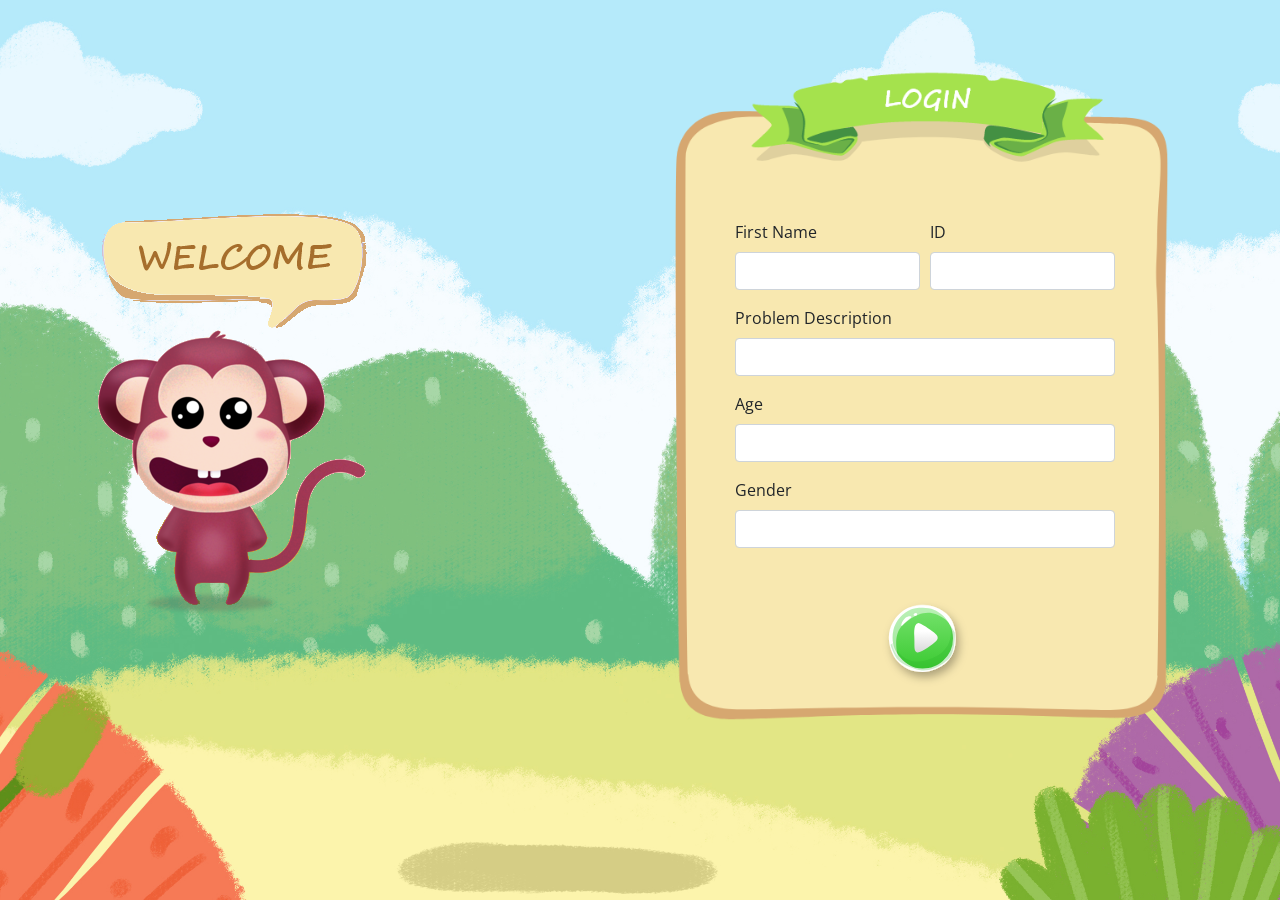
<file: index.html>
<!DOCTYPE html>
<html lang="en">

<head>
  <meta charset="utf-8">
  <meta content="width=device-width, initial-scale=1.0" name="viewport">

  <title>E-Speech Thrapy</title>
  <meta content="" name="descriptison">
  <meta content="" name="keywords">

  <!-- Favicons -->
<!--   <link href="assets/img/favicon.png" rel="icon">
  <link href="assets/img/apple-touch-icon.png" rel="apple-touch-icon"> -->

  <!-- Google Fonts -->
  <link href="https://fonts.googleapis.com/css?family=Open+Sans:300,300i,400,400i,600,600i,700,700i|Raleway:300,300i,400,400i,600,600i,700,700i" rel="stylesheet">

  <!-- Vendor CSS Files -->
  <link href="assets/vendor/bootstrap/css/bootstrap.min.css" rel="stylesheet">
  <link href="assets/vendor/icofont/icofont.min.css" rel="stylesheet">
  <link href="assets/vendor/boxicons/css/boxicons.min.css" rel="stylesheet">
  <link href="assets/vendor/venobox/venobox.css" rel="stylesheet">
  <link href="assets/vendor/owl.carousel/assets/owl.carousel.min.css" rel="stylesheet">
  <link href="assets/vendor/aos/aos.css" rel="stylesheet">

  <!-- Template Main CSS File -->
  <link href="assets/css/style.css" rel="stylesheet">

  <!-- =======================================================
  * Template Name: Ninestars - v2.0.0
  * Template URL: https://bootstrapmade.com/ninestars-free-bootstrap-3-theme-for-creative/
  * Author: BootstrapMade.com
  * License: https://bootstrapmade.com/license/
  ======================================================== -->
</head>

<style>

html { 
  background: url(bgf.jpg) no-repeat center center fixed; 
  -webkit-background-size: cover;
  -moz-background-size: cover;
  -o-background-size: cover;
  background-size: cover;
}
​

</style>

<body style="overflow-x: hidden; overflow-y: hidden ;">


  <!-- ======= Hero Section ======= -->
  <section id="" class="d-flex align-items-center">

    <div class="container" >
      <div class="row">
 
      	<div class="col-lg-5 hero-img" style="vertical-align: middle; margin-top: auto;margin-bottom: auto;">
          <img src="img/intro1.png" class="img-fluid animated" alt="">
        </div>

        <div class="col-lg-1 pt-5 pt-lg-0"></div>


        <div class="col-lg-6 pt-5 pt-lg-0" >
      
      			<div class="container php-email-form" >

				<div class="row">
					<div class="col-lg-12 mt-12 mt-lg-0 d-flex align-items-stretch" data-aos="fade-up" data-aos-delay="200"  style="background-image: url(img/loginbg.png);background-size: 100%; padding: 10rem 5rem 3rem 5rem; justify-content: center; width: 100%; height: 100%">

            		<div class="row">
              		<div class="col-lg-12">
            			<form action="forms/contact.php" method="post" role="form" class="">
				              <div class="form-row">
				                <div class="form-group col-md-6">
				                  <label for="name">First Name</label>
				                  <input type="text" name="name" class="form-control" id="name" data-rule="minlen:4" data-msg="Please enter at least 4 chars" />
				                  <div class="validate"></div>
				                </div>
				                <div class="form-group col-md-6">
				                  <label for="name">ID</label>
				                  <input type="text" class="form-control" />
				                  <div class="validate"></div>
				                </div>
				              </div>
				              <div class="form-group">
				                <label for="name">Problem Description</label>
				                <input type="text" class="form-control" name="subject" id="subject" data-rule="minlen:4" data-msg="Please enter at least 8 chars of subject" />
				                <div class="validate"></div>
				              </div>				              
				              <div class="form-group">
				                <label for="name">Age</label>
				                <input type="text" class="form-control" name="subject" id="subject" />
				                <div class="validate"></div>
				              </div>				              
				              <div class="form-group">
				                <label for="name">Gender</label>
				                <input type="text" class="form-control" name="subject" id="subject" data-rule="minlen:4" data-msg="Please enter at least 8 chars of subject" />
				                <div class="validate"></div>
				              </div>
           				</form>
                	</div>

                    <div class="col-lg-12">              
                      <div class="text-center row" style="justify-content: center;">
                        <a href="Task.html">
                          <img src="img/btn/Start.svg"   class="svg" style="height: 6rem; width: 6rem; margin-top: 2rem;"> 
                        </a>   
                    </div>
                    </div>

                  </div>

          		  </div>
        		</div>

       			</div>
       	</div>
		</div>
		</div>       
    </section>

  


<!--   <a href="#" class="back-to-top"><i class="icofont-simple-up"></i></a>
 -->
  <!-- Vendor JS Files -->
  <script src="assets/vendor/jquery/jquery.min.js"></script>
  <script src="assets/vendor/bootstrap/js/bootstrap.bundle.min.js"></script>
  <script src="assets/vendor/jquery.easing/jquery.easing.min.js"></script>
  <script src="assets/vendor/php-email-form/validate.js"></script>
  <script src="assets/vendor/isotope-layout/isotope.pkgd.min.js"></script>
  <script src="assets/vendor/venobox/venobox.min.js"></script>
  <script src="assets/vendor/owl.carousel/owl.carousel.min.js"></script>
  <script src="assets/vendor/aos/aos.js"></script>

  <!-- Template Main JS File -->
  <script src="assets/js/main.js"></script>

</body>

</html>
</file>
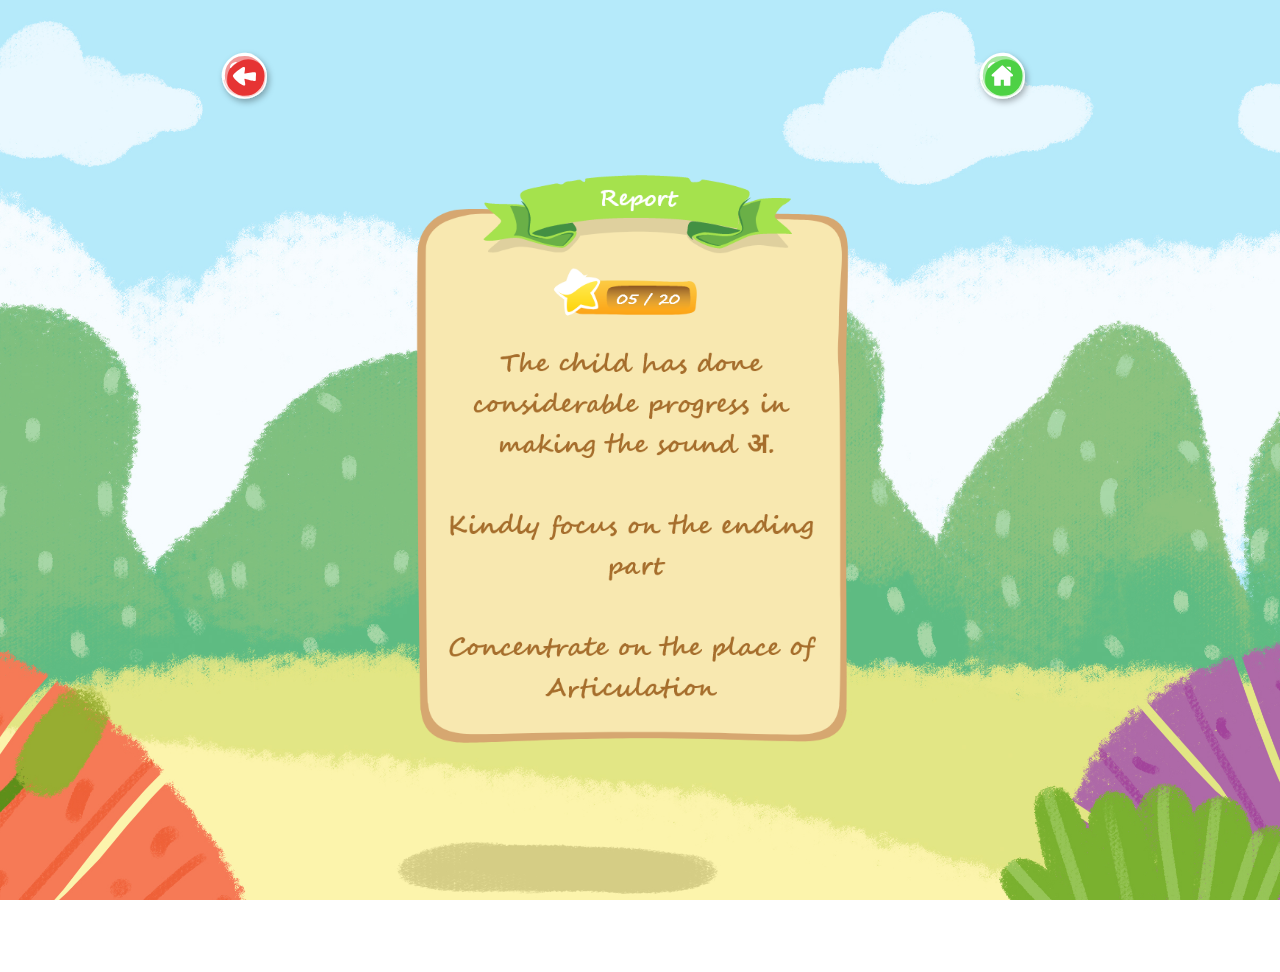
<file: Reports.html>
<!DOCTYPE html>
<html lang="en" style="overflow-x: hidden; overflow-y: hidden ;">
<head>
  <meta charset="utf-8">
  <meta content="width=device-width, initial-scale=1.0" name="viewport">


  <title>E-Speech Thrapy</title>

  <meta content="" name="descriptison">
  <meta content="" name="keywords">

  <!-- Favicons -->


  <!-- Google Fonts -->
  <link href="https://fonts.googleapis.com/css?family=Open+Sans:300,300i,400,400i,600,600i,700,700i|Raleway:300,300i,400,400i,600,600i,700,700i" rel="stylesheet">

  <!-- Vendor CSS Files -->
  <link href="assets/vendor/bootstrap/css/bootstrap.min.css" rel="stylesheet">
  <link href="assets/vendor/icofont/icofont.min.css" rel="stylesheet">
  <link href="assets/vendor/boxicons/css/boxicons.min.css" rel="stylesheet">
  <link href="assets/vendor/venobox/venobox.css" rel="stylesheet">
  <link href="assets/vendor/owl.carousel/assets/owl.carousel.min.css" rel="stylesheet">
  <link href="assets/vendor/aos/aos.css" rel="stylesheet">

  <!-- Template Main CSS File -->
  <link href="assets/css/style.css" rel="stylesheet">
  <link rel="stylesheet" href="https://cdnjs.cloudflare.com/ajax/libs/font-awesome/4.7.0/css/font-awesome.min.css">
  <!-- =======================================================
  * Template Name: Ninestars - v2.0.0
  * Template URL: https://bootstrapmade.com/ninestars-free-bootstrap-3-theme-for-creative/
  * Author: BootstrapMade.com
  * License: https://bootstrapmade.com/license/
  ======================================================== -->
</head>
<style type="text/css">
  
html { 
  background: url(bgf.jpg) no-repeat center center fixed; 
  -webkit-background-size: cover;
  -moz-background-size: cover;
  -o-background-size: cover;
  background-size: cover;
}
​
</style>
<body style="">

  <!-- ======= Header ======= -->
  <header id="header" class="fixed-top"  style="margin: 2rem 10rem; border-radius: 5rem; ">
  	<!-- background-color: #9871DB; -->
    <div class="container-fluid d-flex row" style="justify-content: center; ">

      	<div class="col-lg-3">
			<a href="Task.html" class="get-started">
        <img src="img/btn/back.svg" style="height: 4rem; width: 4rem;"></a>
		</div>
      	<div class="col-lg-1"></div>
      	<div class="col-lg-4" style="color: black; font-size: 1rem;">
      		<!-- <p><b>COMPUTERISED SPEECH THERAPY</b></p> -->
      	</div>
      	<div class="col-lg-3" style="justify-content: center; text-align: right;">
      		<a href="Task.html" class="get-started"><img src="img/btn/home.svg" style="height: 4rem; width: 4rem;"></a>
      	</div>

      <!-- </nav>.nav-menu -->

    </div>
  </header><!-- End Header -->


  <main id="main">


    <!-- ======= Services Section ======= -->
    <section id="services" class="services" style="height: 100%;">
      <div class="container">

<!--         <div class="section-title" data-aos="fade-up">
          <h2>Services</h2>
          <p>Check out the great services we offer</p>
        </div> -->

        <div class="row" style="justify-content: center; margin-top: 2rem;">
         <!--    <div class="icon-box" style="background-image: url('img/A.gif'); width:100%; background-repeat: no-repeat; background-size: contain;"> -->
         	<div class="" style="padding:0px;  justify-content: center;">
         		<img src="img/report.png" style="width: 59%; margin-left: 10rem;">
            </div>
          </div>


<!--         <div class="row" style="margin-top: 3rem; justify-content: center;">
          <div class="col-md-2 col-lg-2 d-flex align-items-stretch" data-aos="zoom-in" data-aos-delay="100" style="width: 100%; justify-content: center;">
         	<div class="icon-box" style="padding:0px;">
         		<img src="img/U.png">
            </div>
          </div>

          <div class="col-md-2 col-lg-2 d-flex align-items-stretch" data-aos="zoom-in" data-aos-delay="100" style="width: 100%; justify-content: center;">
         	<div class="icon-box" style="padding:0px;">
         		<img src="img/AE.png">
            </div>
          </div>

          <div class="col-md-2 col-lg-2 d-flex align-items-stretch" data-aos="zoom-in" data-aos-delay="100" style="width: 100%; justify-content: center;">
         	<div class="icon-box" style="padding:0px;">
         		<img src="img/O.png">
            </div>
          </div>
         
        </div>
 -->
      </div>
    </section><!-- End Services Section -->

 


  <!-- <a href="#" class="back-to-top"><i class="icofont-simple-up"></i></a> -->

  <!-- Vendor JS Files -->
  <script src="assets/vendor/jquery/jquery.min.js"></script>
  <script src="assets/vendor/bootstrap/js/bootstrap.bundle.min.js"></script>
  <script src="assets/vendor/jquery.easing/jquery.easing.min.js"></script>
  <script src="assets/vendor/php-email-form/validate.js"></script>
  <script src="assets/vendor/isotope-layout/isotope.pkgd.min.js"></script>
  <script src="assets/vendor/venobox/venobox.min.js"></script>
  <script src="assets/vendor/owl.carousel/owl.carousel.min.js"></script>
  <script src="assets/vendor/aos/aos.js"></script>

  <!-- Template Main JS File -->
  <script src="assets/js/main.js"></script>

</body>

</html>
</file>
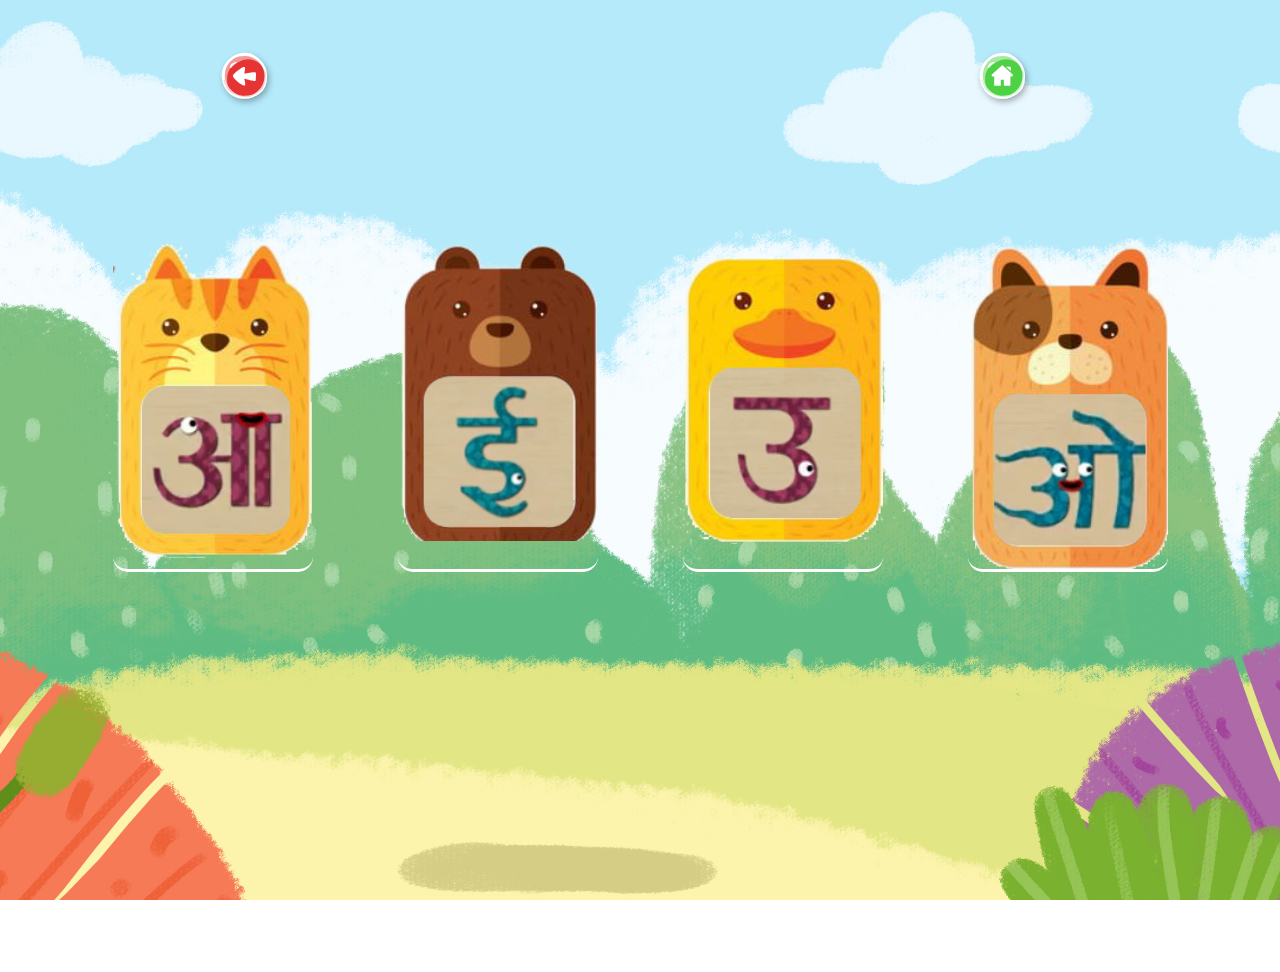
<file: Sounds.html>
<!DOCTYPE html>
<html lang="en" style="overflow-x: hidden; overflow-y: hidden ;">
<head>
  <meta charset="utf-8">
  <meta content="width=device-width, initial-scale=1.0" name="viewport">

  <title>E-Speech Thrapy</title>
  <meta content="" name="descriptison">
  <meta content="" name="keywords">

  <!-- Favicons -->
<!--   <link href="assets/img/favicon.png" rel="icon">
  <link href="assets/img/apple-touch-icon.png" rel="apple-touch-icon">
 -->
  <!-- Google Fonts -->
  <link href="https://fonts.googleapis.com/css?family=Open+Sans:300,300i,400,400i,600,600i,700,700i|Raleway:300,300i,400,400i,600,600i,700,700i" rel="stylesheet">

  <!-- Vendor CSS Files -->
  <link href="assets/vendor/bootstrap/css/bootstrap.min.css" rel="stylesheet">
  <link href="assets/vendor/icofont/icofont.min.css" rel="stylesheet">
  <link href="assets/vendor/boxicons/css/boxicons.min.css" rel="stylesheet">
  <link href="assets/vendor/venobox/venobox.css" rel="stylesheet">
  <link href="assets/vendor/owl.carousel/assets/owl.carousel.min.css" rel="stylesheet">
  <link href="assets/vendor/aos/aos.css" rel="stylesheet">

  <!-- Template Main CSS File -->
  <link href="assets/css/style.css" rel="stylesheet">
  <link rel="stylesheet" href="https://cdnjs.cloudflare.com/ajax/libs/font-awesome/4.7.0/css/font-awesome.min.css">
  <!-- =======================================================
  * Template Name: Ninestars - v2.0.0
  * Template URL: https://bootstrapmade.com/ninestars-free-bootstrap-3-theme-for-creative/
  * Author: BootstrapMade.com
  * License: https://bootstrapmade.com/license/
  ======================================================== -->
</head>
<style type="text/css">
  
html { 
  background: url(bgf.jpg) no-repeat center center fixed; 
  -webkit-background-size: cover;
  -moz-background-size: cover;
  -o-background-size: cover;
  background-size: cover;
}
​
</style>
<body style="">

  <!-- ======= Header ======= -->
  <header id="header" class="fixed-top"  style="margin: 2rem 10rem; border-radius: 5rem; ">
  	<!-- background-color: #9871DB; -->
    <div class="container-fluid d-flex row" style="justify-content: center; ">

      	<div class="col-lg-3">
			<a href="Task.html" class="get-started">
        <img src="img/btn/back.svg" style="height: 4rem; width: 4rem;"></a>
		</div>
      	<div class="col-lg-1"></div>
      	<div class="col-lg-4" style="color: black; font-size: 1rem;">
      		<!-- <p><b>COMPUTERISED SPEECH THERAPY</b></p> -->
      	</div>
      	<div class="col-lg-3" style="justify-content: center; text-align: right;">
      		<a href="Task.html" class="get-started"><img src="img/btn/home.svg" style="height: 4rem; width: 4rem;"></a>
      	</div>

      <!-- </nav>.nav-menu -->

    </div>
  </header><!-- End Header -->


  <main id="main">


    <!-- ======= Services Section ======= -->
    <section id="services" class="services" style="height: 100%;">
      <div class="container">

<!--         <div class="section-title" data-aos="fade-up">
          <h2>Services</h2>
          <p>Check out the great services we offer</p>
        </div> -->

        <div class="row" style="justify-content: center; margin-top: 7rem;">
          <div class="col-md-3 col-lg-3 d-flex align-items-stretch" data-aos="zoom-in" data-aos-delay="100" style=" justify-content: center;">
         <!--    <div class="icon-box" style="background-image: url('img/A.gif'); width:100%; background-repeat: no-repeat; background-size: contain;"> -->
         	<div class="icon-box" style="padding:0px;">
         		 <a href="Learnenv.html"><img src="img/AA.png"></a>
            </div>
          </div>

          <div class="col-md-3 col-lg-3 d-flex align-items-stretch" data-aos="zoom-in" data-aos-delay="100" style="width: 100%; justify-content: center;">
         	<div class="icon-box" style="padding:0px;">
         		 <a href="Learnenv.html"><img src="img/I.png"></a>
            </div>
          </div>

          <div class="col-md-3 col-lg-3 d-flex align-items-stretch" data-aos="zoom-in" data-aos-delay="100" style="width: 100%; justify-content: center;">
         	<div class="icon-box" style="padding:0px;">
         		<a href="Learnenv.html"><img src="img/U.png"></a>
            </div>
          </div>

           <div class="col-md-3 col-lg-3 d-flex align-items-stretch" data-aos="zoom-in" data-aos-delay="100" style="width: 100%; justify-content: center;">
         <!--    <div class="icon-box" style="background-image: url('img/A.gif'); width:100%; background-repeat: no-repeat; background-size: contain;"> -->
         	<div class="icon-box" style="padding:0px;">
         		 <a href="Learnenv.html"><img src="img/O.png"></a>
            </div>
          </div>
        </div>

<!--         <div class="row" style="margin-top: 3rem; justify-content: center;">
          <div class="col-md-2 col-lg-2 d-flex align-items-stretch" data-aos="zoom-in" data-aos-delay="100" style="width: 100%; justify-content: center;">
         	<div class="icon-box" style="padding:0px;">
         		<img src="img/U.png">
            </div>
          </div>

          <div class="col-md-2 col-lg-2 d-flex align-items-stretch" data-aos="zoom-in" data-aos-delay="100" style="width: 100%; justify-content: center;">
         	<div class="icon-box" style="padding:0px;">
         		<img src="img/AE.png">
            </div>
          </div>

          <div class="col-md-2 col-lg-2 d-flex align-items-stretch" data-aos="zoom-in" data-aos-delay="100" style="width: 100%; justify-content: center;">
         	<div class="icon-box" style="padding:0px;">
         		<img src="img/O.png">
            </div>
          </div>
         
        </div>
 -->
      </div>
    </section><!-- End Services Section -->

 


  <a href="#" class="back-to-top"><i class="icofont-simple-up"></i></a>

  <!-- Vendor JS Files -->
  <script src="assets/vendor/jquery/jquery.min.js"></script>
  <script src="assets/vendor/bootstrap/js/bootstrap.bundle.min.js"></script>
  <script src="assets/vendor/jquery.easing/jquery.easing.min.js"></script>
  <script src="assets/vendor/php-email-form/validate.js"></script>
  <script src="assets/vendor/isotope-layout/isotope.pkgd.min.js"></script>
  <script src="assets/vendor/venobox/venobox.min.js"></script>
  <script src="assets/vendor/owl.carousel/owl.carousel.min.js"></script>
  <script src="assets/vendor/aos/aos.js"></script>

  <!-- Template Main JS File -->
  <script src="assets/js/main.js"></script>

</body>

</html>
</file>
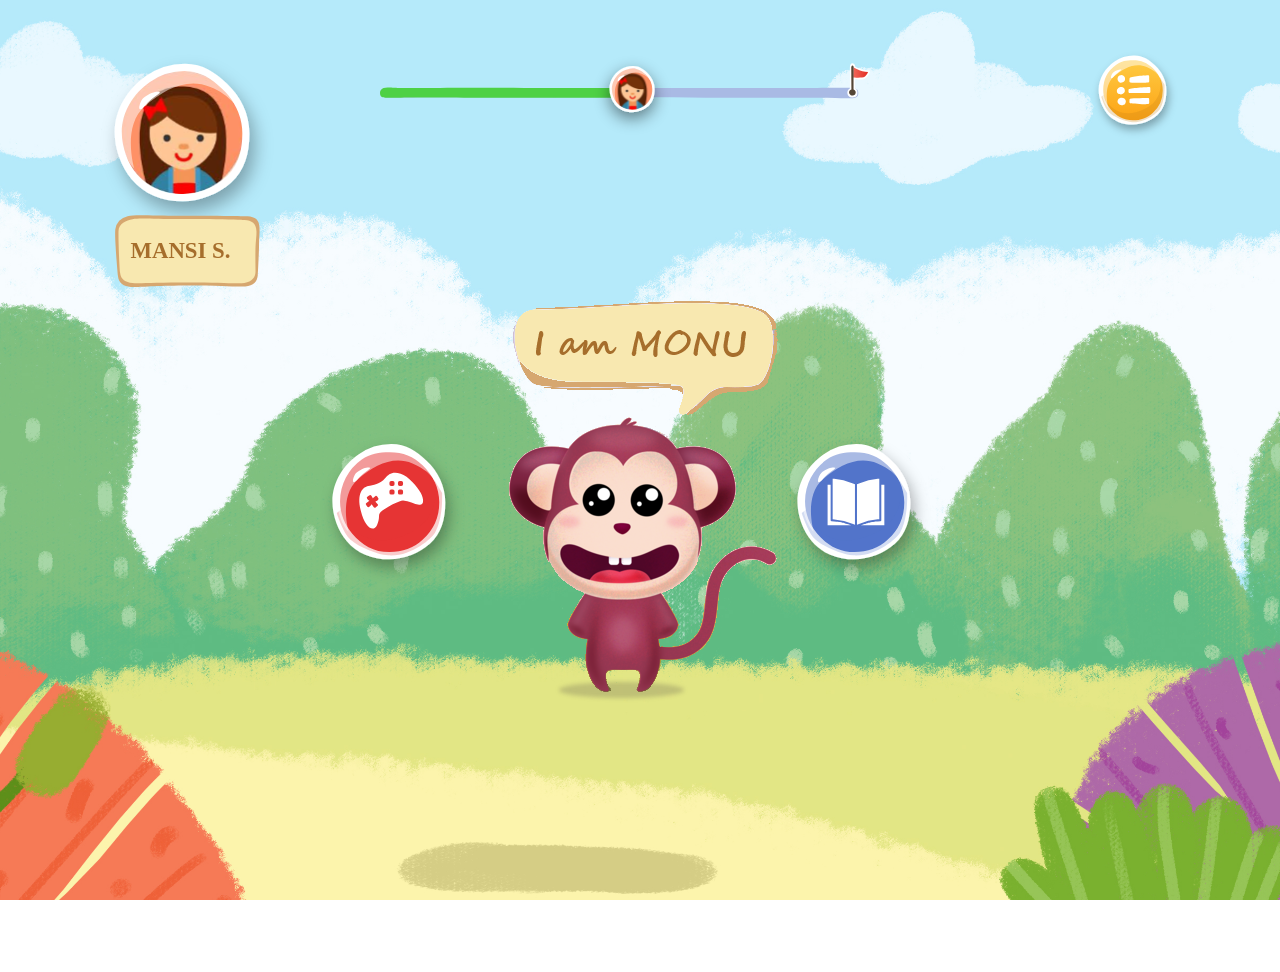
<file: Task.html>
<!DOCTYPE html>
<html lang="en" style="overflow-x: hidden; overflow-y: hidden ;		"
 >
<head>
  <meta charset="utf-8">
  <meta content="width=device-width, initial-scale=1.0" name="viewport">
  <meta content="" name="descriptison">
  <meta content="" name="keywords">

  <title>E-Speech Thrapy</title>


  <!-- Favicons -->
<!--   <link href="assets/img/favicon.png" rel="icon">
  <link href="assets/img/apple-touch-icon.png" rel="apple-touch-icon"> -->

  <!-- Google Fonts -->
  <link href="https://fonts.googleapis.com/css?family=Open+Sans:300,300i,400,400i,600,600i,700,700i|Raleway:300,300i,400,400i,600,600i,700,700i" rel="stylesheet">

  <!-- Vendor CSS Files -->
  <link href="assets/vendor/bootstrap/css/bootstrap.min.css" rel="stylesheet">
  <link href="assets/vendor/icofont/icofont.min.css" rel="stylesheet">
  <link href="assets/vendor/boxicons/css/boxicons.min.css" rel="stylesheet">
  <link href="assets/vendor/venobox/venobox.css" rel="stylesheet">
  <link href="assets/vendor/owl.carousel/assets/owl.carousel.min.css" rel="stylesheet">
  <link href="assets/vendor/aos/aos.css" rel="stylesheet">

  <!-- Template Main CSS File -->
  <link href="assets/css/style.css" rel="stylesheet">
  <link rel="stylesheet" href="https://cdnjs.cloudflare.com/ajax/libs/font-awesome/4.7.0/css/font-awesome.min.css">
  <!-- =======================================================
  * Template Name: Ninestars - v2.0.0
  * Template URL: https://bootstrapmade.com/ninestars-free-bootstrap-3-theme-for-creative/
  * Author: BootstrapMade.com
  * License: https://bootstrapmade.com/license/
  ======================================================== -->
</head>

<style type="text/css">
  

html { 
  background: url(bgf.jpg) no-repeat center center fixed; 
  -webkit-background-size: cover;
  -moz-background-size: cover;
  -o-background-size: cover;
  background-size: cover;
}
​
  
</style>



<body style="">

  <!-- ======= Header ======= -->
  <header id="header" class="fixed-top"  style="margin: 2rem 0rem; border-radius: 5rem;   	">
  	<!-- background-color: #9871DB; -->
    <div class="container-fluid d-flex row" style="justify-content: center;">

      	<div class="col-lg-3">
			<a href="UserProfile.html" class="get-started">
				<img  class="svg"  src="img/btn/avatar.svg" class="shd" style="height: 15rem; width: 15rem;">
			</a>
		</div>
      	<div class="col-lg-5" style="color: black; font-size: 1rem; justify-content: center;">
      			<img class="svg" src="img/btn/progress.svg" style="height: 6rem; width: 100%;"></a>
      	</div>
      	<div class="col-lg-3" style="text-align: right;">
      		<div class="row pull-right">
      		<div class="col-md-12">
      		<a href="Reports.html" class="get-started">
      			<img class="svg" src="img/btn/report.svg" style="height: 6rem; width: 6rem;"></a>
			</a>
      		</div>
<!--       		<div class="col-md-12">
      		<a href="Reports.html" class="get-started">
      			<img  class="svg" src="img/btn/badges.svg" style="height: 6rem; width: 6rem;"></a>
			</a>
      		</div> -->
      	</div>

      <!-- </nav>.nav-menu -->

    </div>
  </header><!-- End Header -->


  <main id="main">


    <!-- ======= Services Section ======= -->
    <section id="" class="services" style="height: 100%; padding: 150px 0px 0px 0px;">
      <div class="container">

<!--         <div class="section-title" data-aos="fade-up">
          <h2>Services</h2>
          <p>Check out the great services we offer</p>
        </div> -->

        <div class="row" style="justify-content: center; margin-top: 3rem; margin-bottom: 0rem;">


          <div class="col-md-4 col-lg-4 d-flex align-items-stretch" data-aos="zoom-in" data-aos-delay="100" style="width: 80%; justify-content: center;">
         	<div class="" style="padding:0px; max-height: 10rem;">
         		<a href="Learnenv.html"><img src="img/intro2.png"></a>
            </div>
          </div>

           
        </div>


      </div>
    </section><!-- End Services Section -->

 
  	<!-- background-color: #9871DB; -->
    <div class="container-fluid d-flex row" style="justify-content: center; ">

      	
      	<div class="col-lg-3" style="text-align: right;">
      		<div class="row pull-left">
      		<a href="Sounds.html" class="get-started">      			
      			<img class="svg"  src="img/btn/game.svg" style="height: 10rem; width: 10rem; margin-bottom: 2rem;"></a>
 			</a>
      		</div> 
      	</div>
      	<div class="col-lg-3" style="text-align: right;">
      		<div class="row pull-right">
      		<a href="Sounds.html" class="get-started">      			
      			<img  class="svg" src="img/btn/book.svg" style="height: 10rem; width: 10rem; margin-bottom: 2rem;"></a>
 			</a>
      		</div> 
      	</div>
      <!-- </nav>.nav-menu -->

    </div>

  <a href="#" class="back-to-top"><i class="icofont-simple-up"></i></a>

  <!-- Vendor JS Files -->
  <script src="assets/vendor/jquery/jquery.min.js"></script>
  <script src="assets/vendor/bootstrap/js/bootstrap.bundle.min.js"></script>
  <script src="assets/vendor/jquery.easing/jquery.easing.min.js"></script>
  <script src="assets/vendor/php-email-form/validate.js"></script>
  <script src="assets/vendor/isotope-layout/isotope.pkgd.min.js"></script>
  <script src="assets/vendor/venobox/venobox.min.js"></script>
  <script src="assets/vendor/owl.carousel/owl.carousel.min.js"></script>
  <script src="assets/vendor/aos/aos.js"></script>

  <!-- Template Main JS File -->
  <script src="assets/js/main.js"></script>

</body>

</html>
</file>
<file: assets/vendor/venobox/venobox.css>
/* ------ venobox.css --------*/
.vbox-overlay *, .vbox-overlay *:before, .vbox-overlay *:after{
    -webkit-backface-visibility: hidden;
    -webkit-box-sizing:border-box;
    -moz-box-sizing:border-box;
    box-sizing:border-box;
}
.vbox-overlay * { 
    -webkit-backface-visibility: visible;
    backface-visibility: visible;
}
.vbox-overlay{
    display: -webkit-flex;
    display: flex;
    -webkit-flex-direction: column;
    flex-direction: column;
    -webkit-justify-content: center;
    justify-content: center;
    -webkit-align-items: center;
    align-items: center;
    position: fixed;
    left: 0;
    top: 0;
    bottom: 0;
    right: 0;
    z-index: 1040;
    -webkit-transform:translateZ(1000px);
    transform: translateZ(1000px);
    transform-style: preserve-3d;
}

/* ----- navigation ----- */
.vbox-title{
    width: 100%;
    height: 40px;
    float: left;
    text-align: center;
    line-height: 28px;
    font-size: 12px;
    padding: 6px 40px;
    overflow: hidden;
    position: fixed;
    display: none;
    left: 0;
    z-index: 1050;
}
.vbox-close{
    cursor: pointer;
    position: fixed;
    top: -1px;
    right: 0;
    width: 50px;
    height: 40px;
    padding: 6px;
    display: block;
    background-position:10px center;
    overflow: hidden;
    font-size: 24px;
    line-height: 1;
    text-align: center;
    z-index: 1050;
}
.vbox-num{
    cursor: pointer;
    position: fixed;
    left: 0;
    height: 40px;
    display: block;
    overflow: hidden;
    line-height: 28px;
    font-size: 12px;
    padding: 6px 10px;
    display: none;
    z-index: 1050;
}
/* ----- navigation ARROWS ----- */
.vbox-next, .vbox-prev{
    position: fixed;
    top: 50%;
    margin-top: -15px;
    overflow: hidden;
    cursor: pointer;
    display: block;
    width: 45px;
    height: 45px;
    z-index: 1050;
}
.vbox-next span, .vbox-prev span{
    position: relative;
    width: 20px;
    height: 20px;
    border: 2px solid transparent;
    border-top-color: #B6B6B6;
    border-right-color: #B6B6B6;
    text-indent: -100px;
    position: absolute;
    top: 8px;
    display: block;
}
.vbox-prev{
    left: 15px;
}
.vbox-next{
    right: 15px;
}
.vbox-prev span{
    left: 10px;
    -ms-transform: rotate(-135deg);
    -webkit-transform: rotate(-135deg);
    transform: rotate(-135deg);
}
.vbox-next span{
    -ms-transform: rotate(45deg);
    -webkit-transform: rotate(45deg);
    transform: rotate(45deg);
    right: 10px;
}
/* ------- inline window ------ */
.vbox-inline{
    width: 420px;
    height: 315px;
    height: 70vh;
    padding: 10px;
    background: #fff;
    margin: 0 auto;
    overflow: auto;
    text-align: left;
}
/* ------- Video & iFrames window ------ */
.venoframe{
    max-width: 100%;
    width: 100%;
    border: none;
    width: 100%;
    height: 260px;
    height: 70vh;
}
.venoframe.vbvid{
    height: 260px;
}
@media (min-width: 768px) {
    .venoframe, .vbox-inline{
        width: 90%;
        height: 360px;
        height: 70vh;
    }
    .venoframe.vbvid{
        width: 640px;
        height: 360px;
    }
}
@media (min-width: 992px) {
    .venoframe, .vbox-inline{
        max-width: 1200px;
        width: 80%;
        height: 540px;
        height: 70vh;
    }
    .venoframe.vbvid{
        width: 960px;
        height: 540px;
    }
}
/* 
Please do NOT edit this part! 
or at least read this note: http://i.imgur.com/7C0ws9e.gif
*/
.vbox-open{
    overflow: hidden;
}
.vbox-container{
    position: absolute;
    left: 0;
    right: 0;
    top: 0;
    bottom: 0;
    overflow-x: hidden;
    overflow-y: scroll;
    overflow-scrolling: touch;
    -webkit-overflow-scrolling: touch;
    z-index: 20;
    max-height: 100%;

}

.vbox-content{
    text-align: center;
    float: left;
    width: 100%;
    position: relative;
    overflow: hidden;
    padding: 20px 10px;
}
.vbox-container img{
    max-width: 100%;
    height: auto;
}
.vbox-figlio{
    box-shadow: 0 0 12px rgba(0,0,0,0.19), 0 6px 6px rgba(0,0,0,0.23);
    max-width: 100%;
    text-align: initial;
}
img.vbox-figlio{
    -webkit-user-select: none;
-khtml-user-select: none;
-moz-user-select: none;
-o-user-select: none;
user-select: none;
}
.vbox-content.swipe-left{
    margin-left: -200px !important;
}
.vbox-content.swipe-right{
    margin-left: 200px !important;
}
.vbox-animated{
    webkit-transition: margin 300ms ease-out;
    transition: margin 300ms ease-out;
}

/* ---------- preloader ----------
 * SPINKIT 
 * http://tobiasahlin.com/spinkit/
-------------------------------- */
.sk-double-bounce,.sk-rotating-plane{width:40px;height:40px;margin:40px auto}.sk-rotating-plane{background-color:#333;-webkit-animation:sk-rotatePlane 1.2s infinite ease-in-out;animation:sk-rotatePlane 1.2s infinite ease-in-out}@-webkit-keyframes sk-rotatePlane{0%{-webkit-transform:perspective(120px) rotateX(0) rotateY(0);transform:perspective(120px) rotateX(0) rotateY(0)}50%{-webkit-transform:perspective(120px) rotateX(-180.1deg) rotateY(0);transform:perspective(120px) rotateX(-180.1deg) rotateY(0)}100%{-webkit-transform:perspective(120px) rotateX(-180deg) rotateY(-179.9deg);transform:perspective(120px) rotateX(-180deg) rotateY(-179.9deg)}}@keyframes sk-rotatePlane{0%{-webkit-transform:perspective(120px) rotateX(0) rotateY(0);transform:perspective(120px) rotateX(0) rotateY(0)}50%{-webkit-transform:perspective(120px) rotateX(-180.1deg) rotateY(0);transform:perspective(120px) rotateX(-180.1deg) rotateY(0)}100%{-webkit-transform:perspective(120px) rotateX(-180deg) rotateY(-179.9deg);transform:perspective(120px) rotateX(-180deg) rotateY(-179.9deg)}}.sk-double-bounce{position:relative}.sk-double-bounce .sk-child{width:100%;height:100%;border-radius:50%;background-color:#333;opacity:.6;position:absolute;top:0;left:0;-webkit-animation:sk-doubleBounce 2s infinite ease-in-out;animation:sk-doubleBounce 2s infinite ease-in-out}.sk-chasing-dots .sk-child,.sk-spinner-pulse,.sk-three-bounce .sk-child{background-color:#333;border-radius:100%}.sk-double-bounce .sk-double-bounce2{-webkit-animation-delay:-1s;animation-delay:-1s}@-webkit-keyframes sk-doubleBounce{0%,100%{-webkit-transform:scale(0);transform:scale(0)}50%{-webkit-transform:scale(1);transform:scale(1)}}@keyframes sk-doubleBounce{0%,100%{-webkit-transform:scale(0);transform:scale(0)}50%{-webkit-transform:scale(1);transform:scale(1)}}.sk-wave{margin:40px auto;width:50px;height:40px;text-align:center;font-size:10px}.sk-wave .sk-rect{background-color:#333;height:100%;width:6px;display:inline-block;-webkit-animation:sk-waveStretchDelay 1.2s infinite ease-in-out;animation:sk-waveStretchDelay 1.2s infinite ease-in-out}.sk-wave .sk-rect1{-webkit-animation-delay:-1.2s;animation-delay:-1.2s}.sk-wave .sk-rect2{-webkit-animation-delay:-1.1s;animation-delay:-1.1s}.sk-wave .sk-rect3{-webkit-animation-delay:-1s;animation-delay:-1s}.sk-wave .sk-rect4{-webkit-animation-delay:-.9s;animation-delay:-.9s}.sk-wave .sk-rect5{-webkit-animation-delay:-.8s;animation-delay:-.8s}@-webkit-keyframes sk-waveStretchDelay{0%,100%,40%{-webkit-transform:scaleY(.4);transform:scaleY(.4)}20%{-webkit-transform:scaleY(1);transform:scaleY(1)}}@keyframes sk-waveStretchDelay{0%,100%,40%{-webkit-transform:scaleY(.4);transform:scaleY(.4)}20%{-webkit-transform:scaleY(1);transform:scaleY(1)}}.sk-wandering-cubes{margin:40px auto;width:40px;height:40px;position:relative}.sk-wandering-cubes .sk-cube{background-color:#333;width:10px;height:10px;position:absolute;top:0;left:0;-webkit-animation:sk-wanderingCube 1.8s ease-in-out -1.8s infinite both;animation:sk-wanderingCube 1.8s ease-in-out -1.8s infinite both}.sk-chasing-dots,.sk-spinner-pulse{width:40px;height:40px;margin:40px auto}.sk-wandering-cubes .sk-cube2{-webkit-animation-delay:-.9s;animation-delay:-.9s}@-webkit-keyframes sk-wanderingCube{0%{-webkit-transform:rotate(0);transform:rotate(0)}25%{-webkit-transform:translateX(30px) rotate(-90deg) scale(.5);transform:translateX(30px) rotate(-90deg) scale(.5)}50%{-webkit-transform:translateX(30px) translateY(30px) rotate(-179deg);transform:translateX(30px) translateY(30px) rotate(-179deg)}50.1%{-webkit-transform:translateX(30px) translateY(30px) rotate(-180deg);transform:translateX(30px) translateY(30px) rotate(-180deg)}75%{-webkit-transform:translateX(0) translateY(30px) rotate(-270deg) scale(.5);transform:translateX(0) translateY(30px) rotate(-270deg) scale(.5)}100%{-webkit-transform:rotate(-360deg);transform:rotate(-360deg)}}@keyframes sk-wanderingCube{0%{-webkit-transform:rotate(0);transform:rotate(0)}25%{-webkit-transform:translateX(30px) rotate(-90deg) scale(.5);transform:translateX(30px) rotate(-90deg) scale(.5)}50%{-webkit-transform:translateX(30px) translateY(30px) rotate(-179deg);transform:translateX(30px) translateY(30px) rotate(-179deg)}50.1%{-webkit-transform:translateX(30px) translateY(30px) rotate(-180deg);transform:translateX(30px) translateY(30px) rotate(-180deg)}75%{-webkit-transform:translateX(0) translateY(30px) rotate(-270deg) scale(.5);transform:translateX(0) translateY(30px) rotate(-270deg) scale(.5)}100%{-webkit-transform:rotate(-360deg);transform:rotate(-360deg)}}.sk-spinner-pulse{-webkit-animation:sk-pulseScaleOut 1s infinite ease-in-out;animation:sk-pulseScaleOut 1s infinite ease-in-out}@-webkit-keyframes sk-pulseScaleOut{0%{-webkit-transform:scale(0);transform:scale(0)}100%{-webkit-transform:scale(1);transform:scale(1);opacity:0}}@keyframes sk-pulseScaleOut{0%{-webkit-transform:scale(0);transform:scale(0)}100%{-webkit-transform:scale(1);transform:scale(1);opacity:0}}.sk-chasing-dots{position:relative;text-align:center;-webkit-animation:sk-chasingDotsRotate 2s infinite linear;animation:sk-chasingDotsRotate 2s infinite linear}.sk-chasing-dots .sk-child{width:60%;height:60%;display:inline-block;position:absolute;top:0;-webkit-animation:sk-chasingDotsBounce 2s infinite ease-in-out;animation:sk-chasingDotsBounce 2s infinite ease-in-out}.sk-chasing-dots .sk-dot2{top:auto;bottom:0;-webkit-animation-delay:-1s;animation-delay:-1s}@-webkit-keyframes sk-chasingDotsRotate{100%{-webkit-transform:rotate(360deg);transform:rotate(360deg)}}@keyframes sk-chasingDotsRotate{100%{-webkit-transform:rotate(360deg);transform:rotate(360deg)}}@-webkit-keyframes sk-chasingDotsBounce{0%,100%{-webkit-transform:scale(0);transform:scale(0)}50%{-webkit-transform:scale(1);transform:scale(1)}}@keyframes sk-chasingDotsBounce{0%,100%{-webkit-transform:scale(0);transform:scale(0)}50%{-webkit-transform:scale(1);transform:scale(1)}}.sk-three-bounce{margin:40px auto;width:80px;text-align:center}.sk-three-bounce .sk-child{width:20px;height:20px;display:inline-block;-webkit-animation:sk-three-bounce 1.4s ease-in-out 0s infinite both;animation:sk-three-bounce 1.4s ease-in-out 0s infinite both}.sk-circle .sk-child:before,.sk-fading-circle .sk-circle:before{display:block;border-radius:100%;content:'';background-color:#333}.sk-three-bounce .sk-bounce1{-webkit-animation-delay:-.32s;animation-delay:-.32s}.sk-three-bounce .sk-bounce2{-webkit-animation-delay:-.16s;animation-delay:-.16s}@-webkit-keyframes sk-three-bounce{0%,100%,80%{-webkit-transform:scale(0);transform:scale(0)}40%{-webkit-transform:scale(1);transform:scale(1)}}@keyframes sk-three-bounce{0%,100%,80%{-webkit-transform:scale(0);transform:scale(0)}40%{-webkit-transform:scale(1);transform:scale(1)}}.sk-circle{margin:40px auto;width:40px;height:40px;position:relative}.sk-circle .sk-child{width:100%;height:100%;position:absolute;left:0;top:0}.sk-circle .sk-child:before{margin:0 auto;width:15%;height:15%;-webkit-animation:sk-circleBounceDelay 1.2s infinite ease-in-out both;animation:sk-circleBounceDelay 1.2s infinite ease-in-out both}.sk-circle .sk-circle2{-webkit-transform:rotate(30deg);-ms-transform:rotate(30deg);transform:rotate(30deg)}.sk-circle .sk-circle3{-webkit-transform:rotate(60deg);-ms-transform:rotate(60deg);transform:rotate(60deg)}.sk-circle .sk-circle4{-webkit-transform:rotate(90deg);-ms-transform:rotate(90deg);transform:rotate(90deg)}.sk-circle .sk-circle5{-webkit-transform:rotate(120deg);-ms-transform:rotate(120deg);transform:rotate(120deg)}.sk-circle .sk-circle6{-webkit-transform:rotate(150deg);-ms-transform:rotate(150deg);transform:rotate(150deg)}.sk-circle .sk-circle7{-webkit-transform:rotate(180deg);-ms-transform:rotate(180deg);transform:rotate(180deg)}.sk-circle .sk-circle8{-webkit-transform:rotate(210deg);-ms-transform:rotate(210deg);transform:rotate(210deg)}.sk-circle .sk-circle9{-webkit-transform:rotate(240deg);-ms-transform:rotate(240deg);transform:rotate(240deg)}.sk-circle .sk-circle10{-webkit-transform:rotate(270deg);-ms-transform:rotate(270deg);transform:rotate(270deg)}.sk-circle .sk-circle11{-webkit-transform:rotate(300deg);-ms-transform:rotate(300deg);transform:rotate(300deg)}.sk-circle .sk-circle12{-webkit-transform:rotate(330deg);-ms-transform:rotate(330deg);transform:rotate(330deg)}.sk-circle .sk-circle2:before{-webkit-animation-delay:-1.1s;animation-delay:-1.1s}.sk-circle .sk-circle3:before{-webkit-animation-delay:-1s;animation-delay:-1s}.sk-circle .sk-circle4:before{-webkit-animation-delay:-.9s;animation-delay:-.9s}.sk-circle .sk-circle5:before{-webkit-animation-delay:-.8s;animation-delay:-.8s}.sk-circle .sk-circle6:before{-webkit-animation-delay:-.7s;animation-delay:-.7s}.sk-circle .sk-circle7:before{-webkit-animation-delay:-.6s;animation-delay:-.6s}.sk-circle .sk-circle8:before{-webkit-animation-delay:-.5s;animation-delay:-.5s}.sk-circle .sk-circle9:before{-webkit-animation-delay:-.4s;animation-delay:-.4s}.sk-circle .sk-circle10:before{-webkit-animation-delay:-.3s;animation-delay:-.3s}.sk-circle .sk-circle11:before{-webkit-animation-delay:-.2s;animation-delay:-.2s}.sk-circle .sk-circle12:before{-webkit-animation-delay:-.1s;animation-delay:-.1s}@-webkit-keyframes sk-circleBounceDelay{0%,100%,80%{-webkit-transform:scale(0);transform:scale(0)}40%{-webkit-transform:scale(1);transform:scale(1)}}@keyframes sk-circleBounceDelay{0%,100%,80%{-webkit-transform:scale(0);transform:scale(0)}40%{-webkit-transform:scale(1);transform:scale(1)}}.sk-cube-grid{width:40px;height:40px;margin:40px auto}.sk-cube-grid .sk-cube{width:33.33%;height:33.33%;background-color:#333;float:left;-webkit-animation:sk-cubeGridScaleDelay 1.3s infinite ease-in-out;animation:sk-cubeGridScaleDelay 1.3s infinite ease-in-out}.sk-cube-grid .sk-cube1{-webkit-animation-delay:.2s;animation-delay:.2s}.sk-cube-grid .sk-cube2{-webkit-animation-delay:.3s;animation-delay:.3s}.sk-cube-grid .sk-cube3{-webkit-animation-delay:.4s;animation-delay:.4s}.sk-cube-grid .sk-cube4{-webkit-animation-delay:.1s;animation-delay:.1s}.sk-cube-grid .sk-cube5{-webkit-animation-delay:.2s;animation-delay:.2s}.sk-cube-grid .sk-cube6{-webkit-animation-delay:.3s;animation-delay:.3s}.sk-cube-grid .sk-cube7{-webkit-animation-delay:0ms;animation-delay:0ms}.sk-cube-grid .sk-cube8{-webkit-animation-delay:.1s;animation-delay:.1s}.sk-cube-grid .sk-cube9{-webkit-animation-delay:.2s;animation-delay:.2s}@-webkit-keyframes sk-cubeGridScaleDelay{0%,100%,70%{-webkit-transform:scale3D(1,1,1);transform:scale3D(1,1,1)}35%{-webkit-transform:scale3D(0,0,1);transform:scale3D(0,0,1)}}@keyframes sk-cubeGridScaleDelay{0%,100%,70%{-webkit-transform:scale3D(1,1,1);transform:scale3D(1,1,1)}35%{-webkit-transform:scale3D(0,0,1);transform:scale3D(0,0,1)}}.sk-fading-circle{margin:40px auto;width:40px;height:40px;position:relative}.sk-fading-circle .sk-circle{width:100%;height:100%;position:absolute;left:0;top:0}.sk-fading-circle .sk-circle:before{margin:0 auto;width:15%;height:15%;-webkit-animation:sk-circleFadeDelay 1.2s infinite ease-in-out both;animation:sk-circleFadeDelay 1.2s infinite ease-in-out both}.sk-fading-circle .sk-circle2{-webkit-transform:rotate(30deg);-ms-transform:rotate(30deg);transform:rotate(30deg)}.sk-fading-circle .sk-circle3{-webkit-transform:rotate(60deg);-ms-transform:rotate(60deg);transform:rotate(60deg)}.sk-fading-circle .sk-circle4{-webkit-transform:rotate(90deg);-ms-transform:rotate(90deg);transform:rotate(90deg)}.sk-fading-circle .sk-circle5{-webkit-transform:rotate(120deg);-ms-transform:rotate(120deg);transform:rotate(120deg)}.sk-fading-circle .sk-circle6{-webkit-transform:rotate(150deg);-ms-transform:rotate(150deg);transform:rotate(150deg)}.sk-fading-circle .sk-circle7{-webkit-transform:rotate(180deg);-ms-transform:rotate(180deg);transform:rotate(180deg)}.sk-fading-circle .sk-circle8{-webkit-transform:rotate(210deg);-ms-transform:rotate(210deg);transform:rotate(210deg)}.sk-fading-circle .sk-circle9{-webkit-transform:rotate(240deg);-ms-transform:rotate(240deg);transform:rotate(240deg)}.sk-fading-circle .sk-circle10{-webkit-transform:rotate(270deg);-ms-transform:rotate(270deg);transform:rotate(270deg)}.sk-fading-circle .sk-circle11{-webkit-transform:rotate(300deg);-ms-transform:rotate(300deg);transform:rotate(300deg)}.sk-fading-circle .sk-circle12{-webkit-transform:rotate(330deg);-ms-transform:rotate(330deg);transform:rotate(330deg)}.sk-fading-circle .sk-circle2:before{-webkit-animation-delay:-1.1s;animation-delay:-1.1s}.sk-fading-circle .sk-circle3:before{-webkit-animation-delay:-1s;animation-delay:-1s}.sk-fading-circle .sk-circle4:before{-webkit-animation-delay:-.9s;animation-delay:-.9s}.sk-fading-circle .sk-circle5:before{-webkit-animation-delay:-.8s;animation-delay:-.8s}.sk-fading-circle .sk-circle6:before{-webkit-animation-delay:-.7s;animation-delay:-.7s}.sk-fading-circle .sk-circle7:before{-webkit-animation-delay:-.6s;animation-delay:-.6s}.sk-fading-circle .sk-circle8:before{-webkit-animation-delay:-.5s;animation-delay:-.5s}.sk-fading-circle .sk-circle9:before{-webkit-animation-delay:-.4s;animation-delay:-.4s}.sk-fading-circle .sk-circle10:before{-webkit-animation-delay:-.3s;animation-delay:-.3s}.sk-fading-circle .sk-circle11:before{-webkit-animation-delay:-.2s;animation-delay:-.2s}.sk-fading-circle .sk-circle12:before{-webkit-animation-delay:-.1s;animation-delay:-.1s}@-webkit-keyframes sk-circleFadeDelay{0%,100%,39%{opacity:0}40%{opacity:1}}@keyframes sk-circleFadeDelay{0%,100%,39%{opacity:0}40%{opacity:1}}.sk-folding-cube{margin:40px auto;width:40px;height:40px;position:relative;-webkit-transform:rotateZ(45deg);transform:rotateZ(45deg)}.sk-folding-cube .sk-cube{float:left;width:50%;height:50%;position:relative;-webkit-transform:scale(1.1);-ms-transform:scale(1.1);transform:scale(1.1)}.sk-folding-cube .sk-cube:before{content:'';position:absolute;top:0;left:0;width:100%;height:100%;background-color:#333;-webkit-animation:sk-foldCubeAngle 2.4s infinite linear both;animation:sk-foldCubeAngle 2.4s infinite linear both;-webkit-transform-origin:100% 100%;-ms-transform-origin:100% 100%;transform-origin:100% 100%}.sk-folding-cube .sk-cube2{-webkit-transform:scale(1.1) rotateZ(90deg);transform:scale(1.1) rotateZ(90deg)}.sk-folding-cube .sk-cube3{-webkit-transform:scale(1.1) rotateZ(180deg);transform:scale(1.1) rotateZ(180deg)}.sk-folding-cube .sk-cube4{-webkit-transform:scale(1.1) rotateZ(270deg);transform:scale(1.1) rotateZ(270deg)}.sk-folding-cube .sk-cube2:before{-webkit-animation-delay:.3s;animation-delay:.3s}.sk-folding-cube .sk-cube3:before{-webkit-animation-delay:.6s;animation-delay:.6s}.sk-folding-cube .sk-cube4:before{-webkit-animation-delay:.9s;animation-delay:.9s}@-webkit-keyframes sk-foldCubeAngle{0%,10%{-webkit-transform:perspective(140px) rotateX(-180deg);transform:perspective(140px) rotateX(-180deg);opacity:0}25%,75%{-webkit-transform:perspective(140px) rotateX(0);transform:perspective(140px) rotateX(0);opacity:1}100%,90%{-webkit-transform:perspective(140px) rotateY(180deg);transform:perspective(140px) rotateY(180deg);opacity:0}}@keyframes sk-foldCubeAngle{0%,10%{-webkit-transform:perspective(140px) rotateX(-180deg);transform:perspective(140px) rotateX(-180deg);opacity:0}25%,75%{-webkit-transform:perspective(140px) rotateX(0);transform:perspective(140px) rotateX(0);opacity:1}100%,90%{-webkit-transform:perspective(140px) rotateY(180deg);transform:perspective(140px) rotateY(180deg);opacity:0}}
</file>
<file: assets/css/style.css>
/**
* Template Name: Ninestars - v2.0.0
* Template URL: https://bootstrapmade.com/ninestars-free-bootstrap-3-theme-for-creative/
* Author: BootstrapMade.com
* License: https://bootstrapmade.com/license/
*/

/*--------------------------------------------------------------
# General
--------------------------------------------------------------*/
body {
  font-family: "Open Sans", sans-serif;
  color: #212529;
  background-color: transparent;
}

a {
  color: #007bff;
}

a:hover {
  color: #0b6bd3;
  text-decoration: none;
}

h1, h2, h3, h4, h5, h6, .font-primary {
  font-family: "Raleway", sans-serif;
}


body, html {
  height: 100%;
  margin: 0;
}

.bg {
  /* The image used */
  background-image: url("bg5.jpg");

  /* Full height */
  height: 100%; 

  /* Center and scale the image nicely */
  background-position: center;
  background-repeat: no-repeat;
  background-size: cover;
}
/*--------------------------------------------------------------
# Back to top button
--------------------------------------------------------------*/
.back-to-top {
  position: fixed;
  display: none;
  width: 40px;
  height: 40px;
  border-radius: 3px;
  right: 15px;
  bottom: 15px;
  background: #9871DB;
  color: #fff;
  transition: display 0.5s ease-in-out;
  z-index: 99999;
}

.back-to-top i {
  font-size: 24px;
  position: absolute;
  top: 8px;
  left: 8px;
}

.back-to-top:hover {
  color: #fff;
  background: #ee7843;
  transition: background 0.2s ease-in-out;
}

/*--------------------------------------------------------------
# Disable aos animation delay on mobile devices
--------------------------------------------------------------*/
@media screen and (max-width: 768px) {
  [data-aos-delay] {
    transition-delay: 0 !important;
  }
}

/*--------------------------------------------------------------
# Header
--------------------------------------------------------------*/
#header {
  height: auto;
  transition: all 0.5s;
  z-index: 997;
  transition: all 0.5s;
  padding: 15px 0;
/*  background: #fff;
*/  /*box-shadow: 0px 2px 15px rgba(0, 0, 0, 0.1);*/
}

#header .logo h1 {
  font-size: 30px;
  margin: 0;
  padding: 6px 0;
  line-height: 1;
  font-weight: 400;
  letter-spacing: 2px;
}

#header .logo h1 a, #header .logo h1 a:hover {
  color: #7a6960;
  text-decoration: none;
}

#header .logo img {
  padding: 0;
  margin: 0;
  max-height: 40px;
}

#main {
  margin-top: 72px;
}

/*--------------------------------------------------------------
# Navigation Menu
--------------------------------------------------------------*/
/* Desktop Navigation */
.nav-menu, .nav-menu * {
  margin: 0;
  padding: 0;
  list-style: none;
}

.nav-menu > ul > li {
  position: relative;
  white-space: nowrap;
  float: left;
}

.nav-menu a {
  display: block;
  position: relative;
  color: #4e4039;
  padding: 10px 15px;
  transition: 0.3s;
  font-size: 15px;
  font-family: "Open Sans", sans-serif;
}

.nav-menu a:hover, .nav-menu .active > a, .nav-menu li:hover > a {
  color: #9871DB;
  text-decoration: none;
}

.nav-menu .get-started a {
  background: #9871DB;
  color: #fff;
  border-radius: 50px;
  margin: 0 15px;
  padding: 10px 25px;
}

.nav-menu .get-started a:hover {
  background: #ee7843;
  color: #fff;
}

.nav-menu .drop-down ul {
  display: block;
  position: absolute;
  left: 0;
  top: calc(100% - 30px);
  z-index: 99;
  opacity: 0;
  visibility: hidden;
  padding: 10px 0;
  background: #fff;
  box-shadow: 0px 0px 30px rgba(127, 137, 161, 0.25);
  transition: ease all 0.3s;
}

.nav-menu .drop-down:hover > ul {
  opacity: 1;
  top: 100%;
  visibility: visible;
}

.nav-menu .drop-down li {
  min-width: 180px;
  position: relative;
}

.nav-menu .drop-down ul a {
  padding: 10px 20px;
  font-size: 14px;
  font-weight: 500;
  text-transform: none;
  color: #3c1300;
}

.nav-menu .drop-down ul a:hover, .nav-menu .drop-down ul .active > a, .nav-menu .drop-down ul li:hover > a {
  color: #9871DB;
}

.nav-menu .drop-down > a:after {
  content: "\ea99";
  font-family: IcoFont;
  padding-left: 5px;
}

.nav-menu .drop-down .drop-down ul {
  top: 0;
  left: calc(100% - 30px);
}

.nav-menu .drop-down .drop-down:hover > ul {
  opacity: 1;
  top: 0;
  left: 100%;
}

.nav-menu .drop-down .drop-down > a {
  padding-right: 35px;
}

.nav-menu .drop-down .drop-down > a:after {
  content: "\eaa0";
  font-family: IcoFont;
  position: absolute;
  right: 15px;
}

@media (max-width: 1366px) {
  .nav-menu .drop-down .drop-down ul {
    left: -90%;
  }
  .nav-menu .drop-down .drop-down:hover > ul {
    left: -100%;
  }
  .nav-menu .drop-down .drop-down > a:after {
    content: "\ea9d";
  }
}

/* Mobile Navigation */
.mobile-nav {
  position: fixed;
  top: 0;
  bottom: 0;
  z-index: 9999;
  overflow-y: auto;
  left: -260px;
  width: 260px;
  padding-top: 18px;
  background: #4e4039;
  transition: 0.4s;
}

.mobile-nav * {
  margin: 0;
  padding: 0;
  list-style: none;
}

.mobile-nav a {
  display: block;
  position: relative;
  color: #f9d1c0;
  padding: 10px 20px;
  font-weight: 500;
  transition: 0.3s;
}

.mobile-nav a:hover, .mobile-nav .active > a, .mobile-nav li:hover > a {
  color: #f39e7a;
  text-decoration: none;
}

.mobile-nav .get-started a {
  background: #9871DB;
  color: #fff;
  border-radius: 50px;
  margin: 15px;
  padding: 10px 25px;
}

.mobile-nav .get-started a:hover {
  background: #ee7843;
  color: #fff;
}

.mobile-nav .drop-down > a:after {
  content: "\ea99";
  font-family: IcoFont;
  padding-left: 10px;
  position: absolute;
  right: 15px;
}

.mobile-nav .active.drop-down > a:after {
  content: "\eaa0";
}

.mobile-nav .drop-down > a {
  padding-right: 35px;
}

.mobile-nav .drop-down ul {
  display: none;
  overflow: hidden;
}

.mobile-nav .drop-down li {
  padding-left: 20px;
}

.mobile-nav-toggle {
  position: fixed;
  right: 15px;
  top: 22px;
  z-index: 9998;
  border: 0;
  background: none;
  font-size: 24px;
  transition: all 0.4s;
  outline: none !important;
  line-height: 1;
  cursor: pointer;
  text-align: right;
}

.mobile-nav-toggle i {
  color: #7a6960;
}

.mobile-nav-overly {
  width: 100%;
  height: 100%;
  z-index: 9997;
  top: 0;
  left: 0;
  position: fixed;
  background: rgba(78, 64, 57, 0.9);
  overflow: hidden;
  display: none;
}

.mobile-nav-active {
  overflow: hidden;
}

.mobile-nav-active .mobile-nav {
  left: 0;
}

.mobile-nav-active .mobile-nav-toggle i {
  color: #fff;
}

/*--------------------------------------------------------------
# Hero Section
--------------------------------------------------------------*/
#hero {
  width: 100%;
  /*height: 70vh;*/
  background: #fef8f5;
  border-bottom: 2px solid #fcebe3;
  /*margin: 72px 0 -72px 0;*/
}

#hero h1 {
  margin: 0 0 10px 0;
  font-size: 48px;
  font-weight: 700;
  line-height: 56px;
  color: #4e4039;
}

#hero h2 {
  color: #a08f86;
  margin-bottom: 50px;
  font-size: 24px;
}

#hero .btn-get-started {
  font-family: "Raleway", sans-serif;
  font-weight: 500;
  font-size: 16px;
  letter-spacing: 1px;
  display: inline-block;
  padding: 8px 28px;
  border-radius: 3px;
  transition: 0.5s;
  margin: 10px;
  color: #fff;
  background: #9871DB;
}

#hero .btn-get-started:hover {
  background: #ef7f4d;
}

#hero .animated {
  animation: up-down 2s ease-in-out infinite alternate-reverse both;
}

@media (min-width: 1024px) {
  #hero {
    background-attachment: fixed;
  }
}

@media (max-width: 991px) {
  #hero {
    height: calc(100vh - 72px);
  }
  #hero .animated {
    -webkit-animation: none;
    animation: none;
  }
  #hero .hero-img {
    text-align: center;
  }
  #hero .hero-img img {
    width: 50%;
  }
}

@media (max-width: 768px) {
  #hero h1 {
    font-size: 28px;
    line-height: 36px;
  }
  #hero h2 {
    font-size: 18px;
    line-height: 24px;
    margin-bottom: 30px;
  }
  #hero .hero-img img {
    width: 70%;
  }
}

@media (max-width: 575px) {
  #hero .hero-img img {
    width: 80%;
  }
}

@-webkit-keyframes up-down {
  0% {
    transform: translateY(10px);
  }
  100% {
    transform: translateY(-10px);
  }
}

@keyframes up-down {
  0% {
    transform: translateY(10px);
  }
  100% {
    transform: translateY(-10px);
  }
}

/*--------------------------------------------------------------
# Sections General
--------------------------------------------------------------*/
section {
  padding: 60px 0;
}

.section-bg {
  background-color: #fef8f5;
}

.section-title {
  text-align: center;
  padding-bottom: 30px;
}

.section-title h2 {
  font-size: 24px;
  font-weight: 700;
  padding-bottom: 0;
  line-height: 1px;
  margin-bottom: 15px;
  color: #c2b7b1;
}

.section-title p {
  padding-bottom: 15px;
  margin-bottom: 15px;
  position: relative;
  font-size: 32px;
  font-weight: 700;
  color: #4e4039;
}

.section-title p::after {
  content: '';
  position: absolute;
  display: block;
  width: 60px;
  height: 2px;
  background: #9871DB;
  bottom: 0;
  left: calc(50% - 30px);
}

/*--------------------------------------------------------------
# About
--------------------------------------------------------------*/
.about h3 {
  font-weight: 700;
  font-size: 34px;
  color: #4e4039;
}

.about h4 {
  font-size: 20px;
  font-weight: 700;
  margin-top: 5px;
  color: #7a6960;
}

.about i {
  font-size: 48px;
  margin-top: 15px;
  color: #f39e7a;
}

.about p {
  font-size: 15px;
  color: #5a6570;
}

@media (max-width: 991px) {
  .about .about-img img {
    max-width: 70%;
  }
}

@media (max-width: 767px) {
  .about .about-img img {
    max-width: 90%;
  }
}

/*--------------------------------------------------------------
# Services
--------------------------------------------------------------*/
.services .icon-box {
  padding: 30px;
  position: relative;
  overflow: hidden;
  margin: 0  0 40px 0;
  /*background: #fff;*/
  /*box-shadow: 0 10px 29px 0 rgba(68, 88, 144, 0.1);*/
  transition: all 0.3s ease-in-out;
  border-radius: 15px;
  text-align: center;
  border-bottom: 3px solid #fff;
}

.services .icon-box:hover {
  transform: translateY(-5px);
  border-color: #ef7f4d;
}

.services .icon i {
  font-size: 48px;
  line-height: 1;
  margin-bottom: 15px;
  color: #ef7f4d;
}

.services .title {
  font-weight: 700;
  margin-bottom: 15px;
  font-size: 18px;
}

.services .title a {
  color: #111;
}

.services .description {
  font-size: 15px;
  line-height: 28px;
  margin-bottom: 0;
}

/*--------------------------------------------------------------
# Portfolio
--------------------------------------------------------------*/
.portfolio .portfolio-item {
  margin-bottom: 30px;
}

.portfolio #portfolio-flters {
  padding: 0;
  margin: 0 0 35px 0;
  list-style: none;
  text-align: center;
}

.portfolio #portfolio-flters li {
  cursor: pointer;
  margin: 0 15px 15px 0;
  display: inline-block;
  padding: 5px;
  font-size: 16px;
  font-weight: 600;
  line-height: 20px;
  color: #212529;
  margin-bottom: 5px;
  transition: all 0.3s ease-in-out;
}

.portfolio #portfolio-flters li:hover, .portfolio #portfolio-flters li.filter-active {
  color: #9871DB;
}

.portfolio #portfolio-flters li:last-child {
  margin-right: 0;
}

.portfolio .portfolio-wrap {
  transition: 0.3s;
  position: relative;
  overflow: hidden;
  border-radius: 8px;
  z-index: 1;
}

.portfolio .portfolio-wrap::before {
  content: "";
  background: rgba(122, 105, 96, 0.6);
  position: absolute;
  left: 100%;
  right: 0;
  top: 0;
  bottom: 0;
  transition: all ease-in-out 0.3s;
  z-index: 2;
}

.portfolio .portfolio-wrap img {
  transition: 0.3s;
  position: relative;
  z-index: 1;
}

.portfolio .portfolio-wrap .portfolio-links {
  opacity: 0;
  left: 0;
  right: 0;
  top: calc(50% - 32px);
  text-align: center;
  z-index: 3;
  position: absolute;
  transition: all ease-in-out 0.3s;
}

.portfolio .portfolio-wrap .portfolio-links a {
  color: #9871DB;
  margin: 0 4px;
  font-size: 18px;
  line-height: 1;
  background-color: #fff;
  padding-top: 6px;
  padding-right: 1px;
  border-radius: 50px;
  text-align: center;
  width: 32px;
  height: 32px;
  display: inline-block;
  transition: 0.3s;
}

.portfolio .portfolio-wrap .portfolio-links a i {
  line-height: 1;
}

.portfolio .portfolio-wrap .portfolio-links a:hover {
  background: #9871DB;
  color: #fff;
}

.portfolio .portfolio-wrap .portfolio-info {
  opacity: 0;
  position: absolute;
  bottom: -20px;
  left: 0;
  right: 0;
  text-align: center;
  z-index: 3;
  transition: all ease-in-out 0.3s;
}

.portfolio .portfolio-wrap .portfolio-info h4 {
  font-size: 20px;
  color: #fff;
  font-weight: 600;
}

.portfolio .portfolio-wrap .portfolio-info p {
  color: #ffffff;
  font-size: 14px;
  text-transform: uppercase;
}

.portfolio .portfolio-wrap:hover::before {
  left: 0;
}

.portfolio .portfolio-wrap:hover .portfolio-links {
  opacity: 1;
  top: calc(50% - 16px);
}

.portfolio .portfolio-wrap:hover .portfolio-info {
  opacity: 1;
  bottom: 0;
}

/*--------------------------------------------------------------
# F.A.Q
--------------------------------------------------------------*/
.faq {
  padding: 60px 0;
}

.faq .faq-list {
  padding: 0;
  list-style: none;
}

.faq .faq-list li {
  padding: 0 0 20px 25px;
}

.faq .faq-list a {
  display: block;
  position: relative;
  font-family: #9871DB;
  font-size: 18px;
  font-weight: 600;
  color: #9871DB;
}

.faq .faq-list i {
  font-size: 18px;
  position: absolute;
  left: -25px;
  top: 6px;
}

.faq .faq-list p {
  padding-top: 5px;
  margin-bottom: 20px;
  font-size: 15px;
}

.faq .faq-list a.collapse {
  color: #9871DB;
}

.faq .faq-list a.collapsed {
  color: #343a40;
}

.faq .faq-list a.collapsed:hover {
  color: #9871DB;
}

.faq .faq-list a.collapsed i::before {
  content: "\eab2" !important;
}

/*--------------------------------------------------------------
# Team
--------------------------------------------------------------*/
.team {
  background: #fff;
  padding: 60px 0;
}

.team .member {
  text-align: center;
  margin-bottom: 20px;
  background: #343a40;
  position: relative;
  overflow: hidden;
}

.team .member .member-info {
  opacity: 0;
  position: absolute;
  bottom: 0;
  top: 0;
  left: 0;
  right: 0;
  transition: 0.2s;
}

.team .member .member-info-content {
  position: absolute;
  left: 50px;
  right: 0;
  bottom: 0;
  transition: bottom 0.4s;
}

.team .member .member-info-content h4 {
  font-weight: 700;
  margin-bottom: 2px;
  font-size: 18px;
  color: #fff;
}

.team .member .member-info-content span {
  font-style: italic;
  display: block;
  font-size: 13px;
  color: #fff;
}

.team .member .social {
  position: absolute;
  left: -50px;
  top: 0;
  bottom: 0;
  width: 50px;
  transition: left ease-in-out 0.3s;
  background: rgba(78, 64, 57, 0.6);
  text-align: center;
}

.team .member .social a {
  transition: color 0.3s;
  display: block;
  color: #fff;
  margin-top: 15px;
}

.team .member .social a:hover {
  color: #9871DB;
}

.team .member .social i {
  font-size: 18px;
  margin: 0 2px;
}

.team .member:hover .member-info {
  background: linear-gradient(0deg, rgba(78, 64, 57, 0.95) 0%, rgba(78, 64, 57, 0.95) 15%, rgba(255, 255, 255, 0) 100%);
  opacity: 1;
  transition: 0.4s;
}

.team .member:hover .member-info-content {
  bottom: 30px;
  transition: bottom 0.4s;
}

.team .member:hover .social {
  left: 0;
  transition: left ease-in-out 0.3s;
}

/*--------------------------------------------------------------
# Clients
--------------------------------------------------------------*/
.clients .owl-item {
  display: flex;
  justify-content: center;
  align-items: center;
  padding: 0 20px;
}

.clients .owl-item img {
  height: 80%;
  opacity: 0.5;
  transition: 0.3s;
}

.clients .owl-item img:hover {
  opacity: 1;
}

.clients .owl-nav, .clients .owl-dots {
  margin-top: 5px;
  text-align: center;
}

.clients .owl-dot {
  display: inline-block;
  margin: 0 5px;
  width: 12px;
  height: 12px;
  border-radius: 50%;
  background-color: #fbe2d8 !important;
}

.clients .owl-dot.active {
  background-color: #9871DB !important;
}

/*--------------------------------------------------------------
# Contact Us
--------------------------------------------------------------*/
.contact .info {
  border-top: 3px solid #9871DB;
  border-bottom: 3px solid #9871DB;
  padding: 30px;
  background: #fff;
  width: 100%;
  box-shadow: 0 0 24px 0 rgba(0, 0, 0, 0.12);
}

.contact .info i {
  font-size: 20px;
  color: #9871DB;
  float: left;
  width: 44px;
  height: 44px;
  /*background: #fdf1ec;*/
  display: flex;
  justify-content: center;
  align-items: center;
  border-radius: 50px;
  transition: all 0.3s ease-in-out;
}

.contact .info h4 {
  padding: 0 0 0 60px;
  font-size: 22px;
  font-weight: 600;
  margin-bottom: 5px;
  color: #7a6960;
}

.contact .info p {
  padding: 0 0 10px 60px;
  margin-bottom: 20px;
  font-size: 14px;
  color: #ab9d95;
}

.contact .info .email p {
  padding-top: 5px;
}

.contact .info .social-links {
  padding-left: 60px;
}

.contact .info .social-links a {
  font-size: 18px;
  display: inline-block;
  background: #333;
  color: #fff;
  line-height: 1;
  padding: 8px 0;
  border-radius: 50%;
  text-align: center;
  width: 36px;
  height: 36px;
  transition: 0.3s;
  margin-right: 10px;
}

.contact .info .social-links a:hover {
  background: #9871DB;
  color: #fff;
}

.contact .info .email:hover i, .contact .info .address:hover i, .contact .info .phone:hover i {
  background: #9871DB;
  color: #fff;
}

.contact .php-email-form {
  width: 100%;
  border-top: 3px solid #9871DB;
  border-bottom: 3px solid #9871DB;
  padding: 30px;
  background: #fff;
  box-shadow: 0 0 24px 0 rgba(0, 0, 0, 0.12);
}

.contact .php-email-form .form-group {
  padding-bottom: 8px;
}

.contact .php-email-form .validate {
  display: none;
  color: red;
  margin: 0;
  font-weight: 400;
  font-size: 13px;
}

.contact .php-email-form .error-message {
  display: none;
  color: #fff;
  background: #ed3c0d;
  text-align: center;
  padding: 15px;
  font-weight: 600;
}

.contact .php-email-form .sent-message {
  display: none;
  color: #fff;
  background: #18d26e;
  text-align: center;
  padding: 15px;
  font-weight: 600;
}

.contact .php-email-form .loading {
  display: none;
  background: #fff;
  text-align: center;
  padding: 15px;
}

.contact .php-email-form .loading:before {
  content: "";
  display: inline-block;
  border-radius: 50%;
  width: 24px;
  height: 24px;
  margin: 0 10px -6px 0;
  border: 3px solid #18d26e;
  border-top-color: #eee;
  -webkit-animation: animate-loading 1s linear infinite;
  animation: animate-loading 1s linear infinite;
}

.contact .php-email-form input, .contact .php-email-form textarea {
  border-radius: 0;
  box-shadow: none;
  font-size: 14px;
}

.contact .php-email-form input {
  height: 44px;
}

.contact .php-email-form textarea {
  padding: 10px 12px;
}

.contact .php-email-form button[type="submit"] {
  background: #9871DB;
  border: 0;
  padding: 10px 24px;
  color: #fff;
  transition: 0.4s;
  border-radius: 4px;
}

.contact .php-email-form button[type="submit"]:hover {
  background: #ef7f4d;
}

@-webkit-keyframes animate-loading {
  0% {
    transform: rotate(0deg);
  }
  100% {
    transform: rotate(360deg);
  }
}

@keyframes animate-loading {
  0% {
    transform: rotate(0deg);
  }
  100% {
    transform: rotate(360deg);
  }
}

/*--------------------------------------------------------------
# Footer
--------------------------------------------------------------*/
#footer {
  background: #fff;
  padding: 0 0 30px 0;
  color: #212529;
  font-size: 14px;
  background: #fef8f5;
}

#footer .footer-newsletter {
  padding: 50px 0;
  background: #fef8f5;
  text-align: center;
  font-size: 15px;
}

#footer .footer-newsletter h4 {
  font-size: 24px;
  margin: 0 0 20px 0;
  padding: 0;
  line-height: 1;
  font-weight: 600;
  color: #4e4039;
}

#footer .footer-newsletter form {
  margin-top: 30px;
  background: #fff;
  padding: 6px 10px;
  position: relative;
  border-radius: 4px;
  box-shadow: 0px 2px 15px rgba(0, 0, 0, 0.1);
  text-align: left;
}

#footer .footer-newsletter form input[type="email"] {
  border: 0;
  padding: 4px 4px;
  width: calc(100% - 100px);
}

#footer .footer-newsletter form input[type="submit"] {
  position: absolute;
  top: 0;
  right: 0;
  bottom: 0;
  border: 0;
  background: none;
  font-size: 16px;
  padding: 0 20px;
  background: #9871DB;
  color: #fff;
  transition: 0.3s;
  border-radius: 4px;
  box-shadow: 0px 2px 15px rgba(0, 0, 0, 0.1);
}

#footer .footer-newsletter form input[type="submit"]:hover {
  background: #c54811;
}

#footer .footer-top {
  padding: 60px 0 30px 0;
  background: #fff;
}

#footer .footer-top .footer-contact {
  margin-bottom: 30px;
}

#footer .footer-top .footer-contact h4 {
  font-size: 22px;
  margin: 0 0 30px 0;
  padding: 2px 0 2px 0;
  line-height: 1;
  font-weight: 700;
}

#footer .footer-top .footer-contact p {
  font-size: 14px;
  line-height: 24px;
  margin-bottom: 0;
  font-family: "Raleway", sans-serif;
  color: #5c5c5c;
}

#footer .footer-top h4 {
  font-size: 16px;
  font-weight: bold;
  color: #212529;
  position: relative;
  padding-bottom: 12px;
}

#footer .footer-top .footer-links {
  margin-bottom: 30px;
}

#footer .footer-top .footer-links ul {
  list-style: none;
  padding: 0;
  margin: 0;
}

#footer .footer-top .footer-links ul i {
  padding-right: 2px;
  color: #f39e7a;
  font-size: 18px;
  line-height: 1;
}

#footer .footer-top .footer-links ul li {
  padding: 10px 0;
  display: flex;
  align-items: center;
}

#footer .footer-top .footer-links ul li:first-child {
  padding-top: 0;
}

#footer .footer-top .footer-links ul a {
  color: #5c5c5c;
  transition: 0.3s;
  display: inline-block;
  line-height: 1;
}

#footer .footer-top .footer-links ul a:hover {
  text-decoration: none;
  color: #9871DB;
}

#footer .footer-top .social-links a {
  font-size: 18px;
  display: inline-block;
  background: #9871DB;
  color: #fff;
  line-height: 1;
  padding: 8px 0;
  margin-right: 4px;
  border-radius: 50%;
  text-align: center;
  width: 36px;
  height: 36px;
  transition: 0.3s;
}

#footer .footer-top .social-links a:hover {
  background: #ef7f4d;
  color: #fff;
  text-decoration: none;
}

#footer .copyright {
  text-align: center;
  float: left;
}

#footer .credits {
  float: right;
  text-align: center;
  font-size: 13px;
  color: #212529;
}

#footer .credits a {
  color: #9871DB;
}

@media (max-width: 575px) {
  #footer .copyright, #footer .credits {
    float: none;
    -moz-text-align-last: center;
    text-align-last: center;
    padding: 3px 0;
  }
}

.btn {
  background-image: linear-gradient(to right, #667eea, #764ba2, #6B8DD6, #8E37D7);
  box-shadow: 0 4px 15px 0 rgba(116, 79, 168, 0.75);
  border: none; /* Remove borders */
  color: white; /* White text */
  padding: 10px 10px; /* Some padding */
  font-size: 25px; /* Set a font size */
  cursor: pointer; /* Mouse pointer on hover */
  border-radius: 100%;
  height: 3rem;
  width: 3rem;
}

/* Darker background on mouse-over */
.btn:hover {
  /*background-color: black;*/
}

.glossy-button {
  display: inline-block;
  position: relative;
  background-color: #AAA;
  background-image: linear-gradient( /* chrome */
    hsla(0, 0%, 100%, 0.6), hsla(0, 0%, 100%, 0) 50%,
    hsla(0, 0%, 0%, 0.3) 50%, hsla(0, 0%, 100%, 0.2)
  );
  font-size: 22px;
  font-family: sans-serif;
  font-weight: bold;
  color: white;
/*  height: 4rem;
  width: 4rem;*/
  /*padding: 20px 40px;*/
  text-shadow:
    0 0 15px hsla(0, 0%, 100%, 1), /* bloom */
    0 2px 4px hsla(0, 0%, 0%, 0.7); /* drop shadow */
  border: none;
  border-radius: 50px;
  margin: 10px;
  box-shadow:
    inset 0 -5px 20px hsla(0, 0%, 0%, 0.4), /* top light */
    inset 0 5px 20px hsla(0, 0%, 100%, 0.4), /* bottom shadow */
    /* multiple light sources yall */
    -8px 8px 5px hsla(0, 0%, 0%, 0.15), /* drop shadow 1 */
    5px 18px 10px hsla(0, 0%, 0%, 0.2); /* drop shadow 2 */
  cursor: pointer;
  transition: transform 0.1s, box-shadow 0.1s;
}

/* highlight */
.glossy-button:before {
  content: '';
  display: block;
  position: absolute;
  left: 20px;
  right: 20px;
  top: 5px;
  height: 30px;
  border-radius: 15px;
  background: linear-gradient(
    hsla(0, 0%, 100%, 0.8), hsla(0, 0%, 100%, 0) );
}

.glossy-button--blue { background-color: #19F; }
.glossy-button--gold { background-color: #EA0; }
.glossy-button--green { background-color: #6C6; }
.glossy-button--red { background-color: #E21; }

.glossy-button:hover {
  transform: scale(1.05);
  box-shadow:
    inset 0 -5px 20px hsla(0, 0%, 0%, 0.4), /* top light */
    inset 0 5px 20px hsla(0, 0%, 100%, 0.4), /* bottom shadow */
    /* multiple light sources yall */
    -12px 12px 5px hsla(0, 0%, 0%, 0.15), /* drop shadow 1 */
    10px 25px 10px hsla(0, 0%, 0%, 0.2); /* drop shadow 2 */
}

.img-container {
    text-align: center;
    display: block;
    object-fit: contain;
}
</file>
